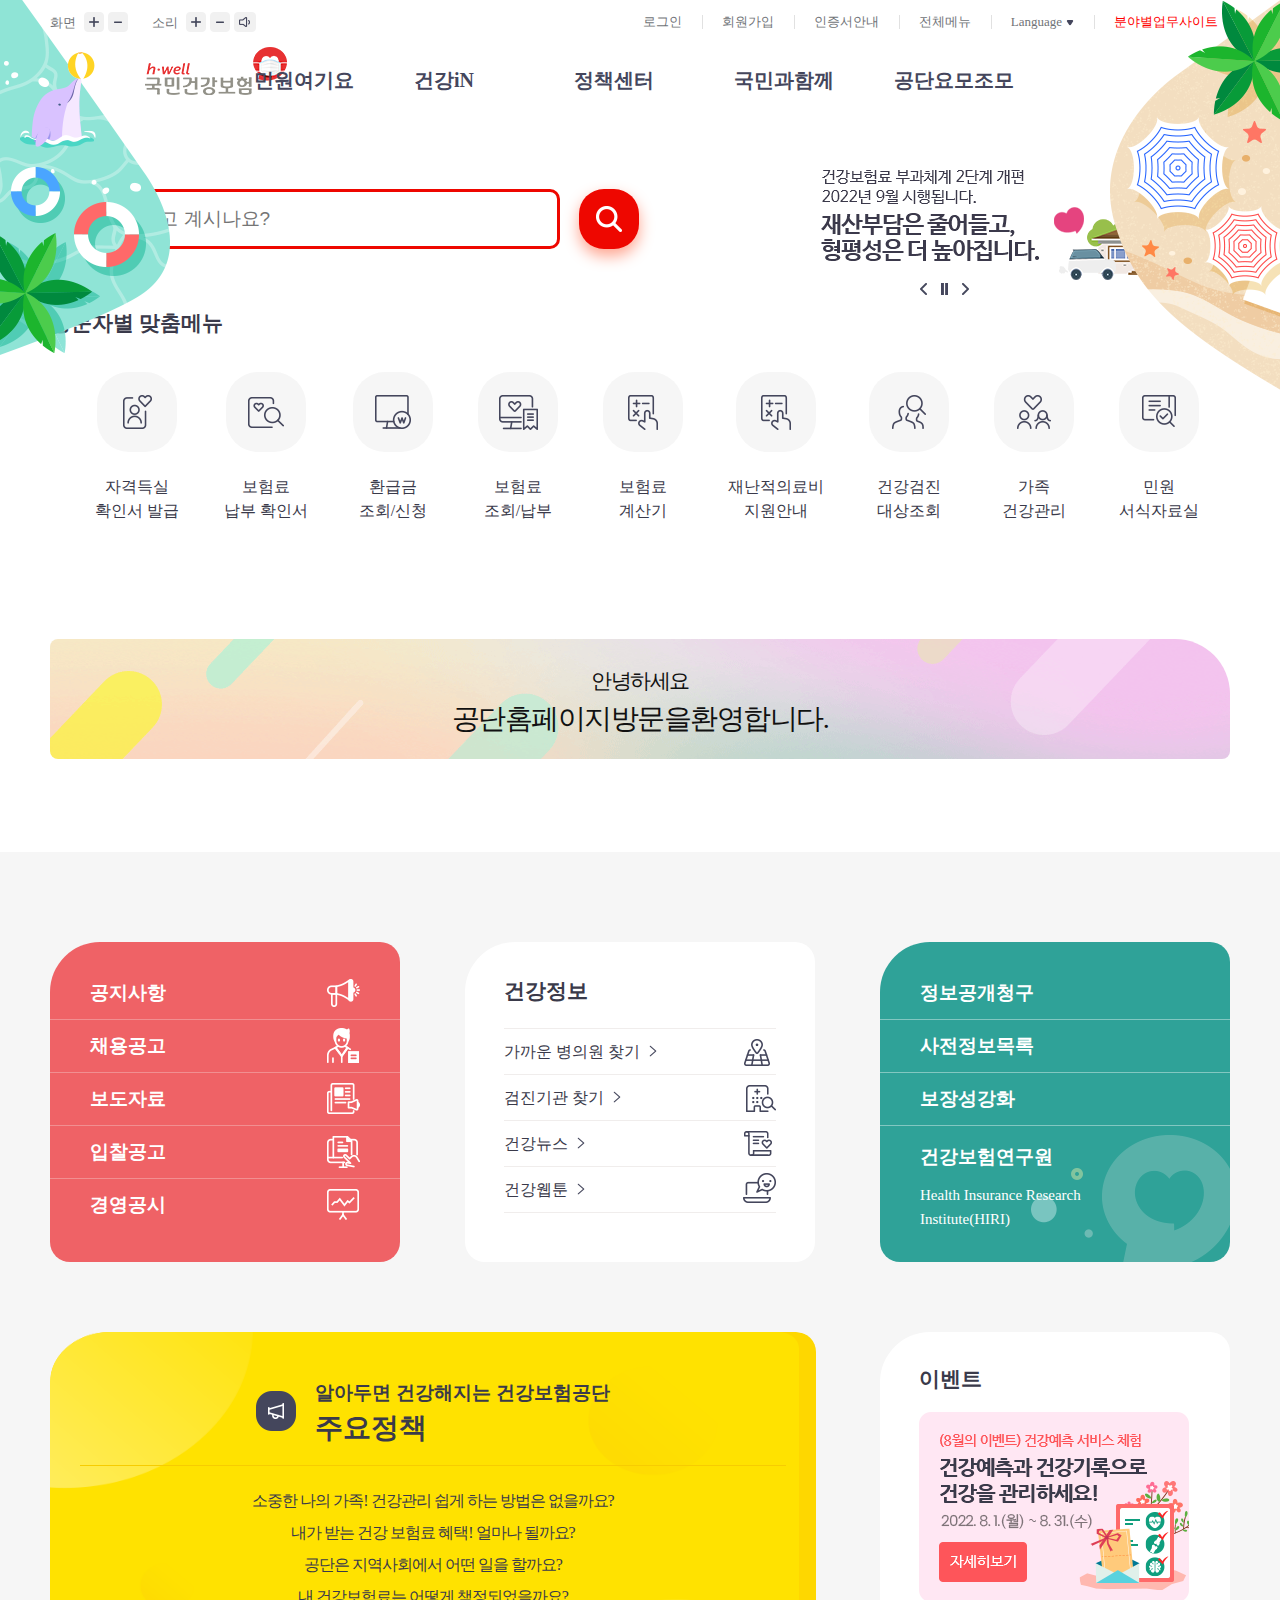
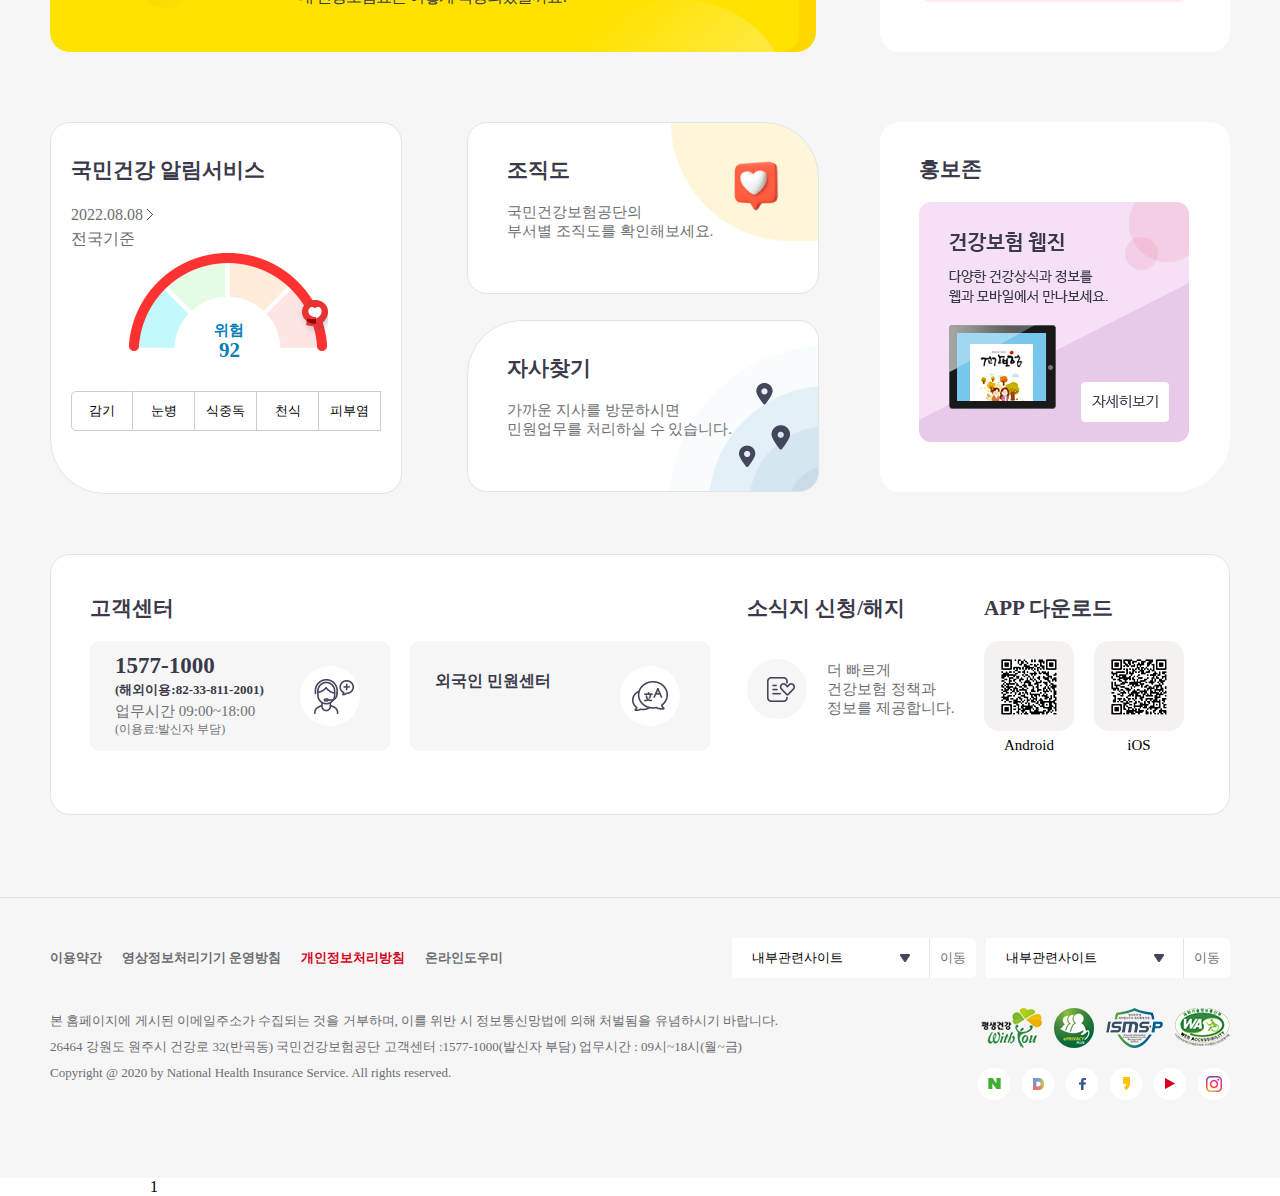
<file: index.html>
<!DOCTYPE html>
<html lang="ko">

<head>
  <meta charset="UTF-8">
  <title>국민건강보험</title>
  <meta http-equiv="X-UA-Compatible" content="IE=edge">
  <meta name="viewport" content="width=device-width, initial-scale=1.0">
  <meta name="robots" content="index,follow">
  <meta name="description" content="국민건강보험 홈페이지입니다.">
  <meta name="author" content="김예별">
  <meta name="keywords" content="건강,건강보험,보험">
  <meta property="og:title" content="국민건강보험">
  <meta property="og:image" content="img/logo-800x400.png">
  <meta property="og:site_name" content="국민건강보험">
  <meta property="og:description" content="국민건강보험 홈페이지입니다.">
  <meta name="twitter:image" content="img/logo-120x120.png">
  <meta name="twitter:description" content="국민건강보험 홈페이지입니다.">
  <link rel="shortcut icon" href="https://www.nhis.or.kr/favicon.ico">
  <link rel="stylesheet" href="css/reset.css">
  <link rel="stylesheet" href="css/common.css">
  <link rel="stylesheet" href="css/gnb3.css">
  <link rel="stylesheet" href="css/slide.css">
  <link rel="stylesheet" href="https://cdn.jsdelivr.net/npm/swiper@8/swiper-bundle.min.css">
  <script src="https://code.jquery.com/jquery-1.12.4.min.js"></script>
  <script src="https://cdn.jsdelivr.net/npm/swiper@8/swiper-bundle.min.js"></script>
  <script src="js/slide.js"></script>
</head>
<body>
  <!-- 나의 관공서 container:1180 -->
  <div id="wrap">
    <header id="header" class="bg3">
      <div id="header_top" class="bg3">
        <div class="container cf">
          <div class="screen">
            <span>화면</span>
            <span><img src="./img/btn-increase.png" alt="화면확대"></span>
            <span><img src="./img/btn-decrease.png" alt="화면축소"></span>
            <span>소리</span>
            <span><img src="./img/btn-increase.png" alt="사운드증가"></span>
            <span><img src="./img/btn-decrease.png" alt="시운드감소"></span>
            <span><img src="./img/btn-sound.png" alt="사운드"></span>
            <div class="uesr_set">
              <ul>
                <li><a href="#">로그인</a></li>
                <li><a href="#">회원가입</a></li>
                <li><a href="#">인증서안내</a></li>
                <li><a href="#">전체메뉴</a></li>
                <li>
                  <a href="#">Language</a>
                  <span><img src="./img/arrow-navy-8x6.png" alt="언어"></span>
                </li>
                <li>
                  <a href="#">분야별업무사이트</a>
                  <span><img src="./img/arrow-navy-8x6.png" alt="분야별업무사이트"></span>
                </li>
              </ul>
            </div>
          </div>
        </div>
        <div id="header_nav">
          <nav class="container">
            <h1 class="logo">
              <a href="#"></a>
            </h1>
            <div class="gnb fr">
              <ul>
                <li class="menu">
                  <a href="#">민원여기요</a>
                  <ul class="m_1">
                    <li><a href="#">민원안내</a></li>
                    <li><a href="#">개인민원</a></li>
                    <li><a href="#">사업장민원</a></li>
                    <li><a href="#">상담문의</a></li>
                    <li><a href="#">신고센터</a></li>
                  </ul>
                </li>
                <li class="menu">
                  <a href="#">건강iN</a>
                  <ul class="m_2">
                    <li><a href="#">나의건강관리</a></li>
                    <li><a href="#">가족건강관리</a></li>
                    <li><a href="#">건강프로그램</a></li>
                    <li><a href="#">건강생활</a></li>
                    <li><a href="#">건강자료실</a></li>
                    <li><a href="#">검진기관/병원찾기</a></li>
                    <li><a href="#">국민건강알람</a></li>
                    <li><a href="#">건강생활실천지원금제</a></li>
                  </ul>
                </li>
                <li class="menu">
                  <a href="#">정책센터</a>
                  <ul class="m_3">
                    <li><a href="#">국민건강보험</a></li>
                    <li><a href="#">노인장기요양보험</a></li>
                    <li><a href="#">정책홍보관</a></li>
                    <li><a href="#">사회보험통합징수</a></li>
                    <li><a href="#">권리구제제도</a></li>
                    <li><a href="#">법령정보 건강Law</a></li>
                    <li><a href="#">보건의료인력지원전문기관</a></li>
                  </ul>
                </li>
                <li class="menu">
                  <a href="#">국민과함께</a>
                  <ul class="m_4">
                    <li><a href="#">정보공개</a></li>
                    <li><a href="#">경영공시</a></li>
                    <li><a href="#">국민참여</a></li>
                    <li><a href="#">뉴스/소식</a></li>
                  </ul>
                </li>
                <li class="menu">
                  <a href="#">
                    <div class="menu5">공단요모조모</div>
                  </a>
                  <ul class="m_5">
                    <li><a href="#">공단소개</a></li>
                    <li><a href="#">조직 및 인원</a></li>
                    <li><a href="#">홍보센터</a></li>
                    <li><a href="#">경영철학</a></li>
                    <li><a href="#">사회공헌</a></li>
                  </ul>
                </li>
              </ul>
              <div class="favorite-menu">
                <ul>
                  <li><a href="">자주 찾는 메뉴</a></li>
                  <li><a href="">건강보험제도 유형</a></li>
                  <li><a href="">자격취득/가입</a></li>
                  <li><a href="">진료 및 투약정보</a></li>
                  <li><a href="">검진대상조회</a></li>
                </ul>
              </div>
            </div>
          </nav>
        </div>
      </div>
    </header>
    <!-- contnent -->
    <div id="content">
      <div id="content1">
        <div class="container">
          <form>
            <div class="form_area fl">
              <input type="search" id="search1" placeholder="무엇을 찾고 계시나요?">
              <a href="#" class="search_button"></a>
            </div>
          </form>
          <div id="slide_wrap">
            <div id="brandVisual">
              <ul class="visual_slide">
                <li class="visual_0"><a href="#">배너이미지1</a></li>
                <li class="visual_1"><a href="#">배너이미지1</a></li>
                <li class="visual_2"><a href="#">배너이미지1</a></li>
                <li class="visual_3"><a href="#">배너이미지1</a></li>
                <li class="visual_4"><a href="#">배너이미지1</a></li>
                <li class="visual_5"><a href="#">배너이미지1</a></li>
                <li class="visual_6"><a href="#">배너이미지1</a></li>
                <li class="visual_7"><a href="#">배너이미지1</a></li>
                <li class="visual_8"><a href="#">배너이미지1</a></li>
                <li class="visual_9"><a href="#">배너이미지1</a></li>
                <li class="visual_10"><a href="#">배너이미지1</a></li>
                <li class="visual_11"><a href="#">배너이미지1</a></li>
                <li class="visual_12"><a href="#">배너이미지1</a></li>
                <li class="visual_13"><a href="#">배너이미지1</a></li>
                <li class="visual_14"><a href="#">배너이미지1</a></li>
                <li class="visual_15"><a href="#">배너이미지1</a></li>
              </ul>
              <div class="btnImg">
                <img src="img/arrow-banner-l.png" alt="prev" class="prev">
                <img src="img/arrow-banner-r.png" alt="next" class="next">
                <img src="img/slide-pause.png" alt="stop" class="stop">
              </div>
              <ul class="buttonList">
                <li class="on"><a href="#" class="hidden">배너1</a></li>
                <li><a href="#" class="hidden">배너2</a></li>
                <li><a href="#" class="hidden">배너3</a></li>
              </ul>
            </div>
          </div>


        </div>
      </div>
      <!-- //content1 -->
      <div id="content2" class="bg3">
        <div class="container">
          <div class="c2_title"><span>방문자별 맞춤메뉴</span></div>
          <ul>
            <li class="fl">
              <a href="#">
                <span>
                  <img src="./img/ico-qualification.png" alt="자격득실 확인서 발급">
                </span>
                <p>
                  자격득실
                  <br>
                  확인서 발급
                </p>
              </a>
            </li>
            <li class="fl">
              <a href="#">
                <span><img src="./img/ico-burden.png" alt="자격득실 확인서 발급"></span>
                <p>
                  보험료
                  <br>
                  납부 확인서
                </p>
              </a>
            </li>
            <li class="fl">
              <a href="#">
                <span><img src="./img/ico-refund.png" alt="자격득실 확인서 발급"></span>
                <p>
                  환급금
                  <br>
                  조회/신청
                </p>
              </a>
            </li>
            <li class="fl">
              <a href="#">
                <span><img src="./img/ico-insurance.png" alt="자격득실 확인서 발급"></span>
                <p>
                  보험료
                  <br>
                  조회/납부
                </p>
              </a>
            </li>
            <li class="fl">
              <a href="#">
                <span><img src="./img/ico-calculation.png" alt="자격득실 확인서 발급"></span>
                <p>
                  보험료
                  <br>
                  계산기
                </p>
              </a>
            </li>
            <li class="fl">
              <a href="#">
                <span><img src="./img/ico-calculation.png" alt="자격득실 확인서 발급"></span>
                <p>
                  재난적의료비
                  <br>
                  지원안내
                </p>
              </a>
            </li>
            <li class="fl">
              <a href="#">
                <span><img src="./img/ico-checkups.png" alt="자격득실 확인서 발급"></span>
                <p>
                  건강검진
                  <br>
                  대상조회
                </p>
              </a>
            </li>
            <li class="fl">
              <a href="#">
                <span><img src="./img/ico-family.png" alt="자격득실 확인서 발급"></span>
                <p>
                  가족
                  <br>
                  건강관리
                </p>
              </a>
            </li>
            <li class="fl">
              <a href="#">
                <span><img src="./img/ico-company-inquiry.png" alt="자격득실 확인서 발급"></span>
                <p>
                  민원
                  <br>
                  서식자료실
                </p>
              </a>
            </li>
          </ul>
        </div>
      </div>
      <div id="banner">
        <div class="container">
          <a href="#">
            <div class="banner_1">
              <p class="b1_1">안녕하세요</p>
              <p class="b1_2">공단홈페이지방문을환영합니다.</p>
              <div class="banner_direction"></div>
            </div>
          </a>
        </div>
      </div>
      <!--// content2 -->
      <div id="content3" class="bg8">
        <div class="container">
          <div id="c3-1" class="bg1 fl">
            <ul>
              <li><a href="#">공지사항</a></li>
              <li><a href="#">채용공고</a></li>
              <li><a href="#">보도자료</a></li>
              <li><a href="#">입찰공고</a></li>
              <li><a href="#">경영공시</a></li>
            </ul>
          </div>
          <div id="c3-2" class="bg3 fl">
            <div class="c3_2wrap">
              <p>건강정보</p>
              <ul>
                <li>
                  <a href="#">가까운 병의원 찾기</a>
                  <span>
                    <img src="./img/icon-health-info-1.png" alt="#">
                  </span>
                </li>
                <li>
                  <a href="#">검진기관 찾기</a>
                  <span>
                    <img src="./img/icon-health-info-2.png" alt="#"></span>
                </li>
                <li>
                  <a href="#">건강뉴스</a>
                  <span>
                    <img src="./img/icon-health-info-4.png" alt="#"></span>
                </li>
                <li>
                  <a href="#">건강웹툰</a>
                  <span>
                    <img src="./img/icon-health-info-3.png" alt="#"></span>
                </li>
              </ul>
            </div>
          </div>
          <div id="c3-3" class="bg3 fr">
            <div class="c3_3wrap">
              <ul>
                <li><a href="#">정보공개청구</a></li>
                <li><a href="#">사전정보목록</a></li>
                <li><a href="#">보장성강화</a></li>
                <li>
                  <a href="#">
                    <dl>
                      <dt>건강보험연구원</dt>
                      <dd>
                        Health Insurance Research
                        <br>
                        Institute(HIRI)
                      </dd>
                    </dl>
                  </a>
                </li>
              </ul>
            </div>
          </div>
        </div>
      </div>
      <!-- //content3 -->
      <div id="content4" class="bg8">
        <div class="container">
          <div id="c4-1" class="fl">
            <div class="c4_1wrap">
              <dl>
                <dt>
                  알아두면 건강해지는 건강보험공단
                  <br>
                  <strong>주요정책</strong>
                </dt>
                <dd>
                  <a href="#">소중한 나의 가족! 건강관리 쉽게 하는 방법은 없을까요?</a>
                  <a href="#">내가 받는 건강 보험료 혜택! 얼마나 될까요?</a>
                  <a href="#">공단은 지역사회에서 어떤 일을 할까요?</a>
                  <a href="#">내 건강보험료는 어떻게 책정되었을까요?</a>
                </dd>
              </dl>
            </div>
          </div>
          <div id="c4-2" class="bg3 fr">
            <div class="c4_2wrap">
              <p>이벤트</p>
              <a href="#"><img src="./img/20220711_event_pc01.png" alt="건강예측과 건강기록으로 건강을 관리하세요"></a>
            </div>
          </div>
        </div>
      </div>
      <!-- //content4 -->
      <div id="content5" class="bg8">
        <div class="container">
          <div id="c5-1" class="bg3 fl">
            <div class="c5_1wrap">
              <a href="#">국민건강 알림서비스</a>
              <a href="#">
                2022.08.08 <img src="./img/arrow-link-2.png" alt="화살표">
                <br>
                전국기준</a>
              <div class="graph">
                <ul>
                  <li class="on">
                    <button type="button" id="1">감기</button>
                  </li>
                  <li class="on">
                    <button type="button" id="2">눈병</button>
                  </li>
                  <li class="on">
                    <button type="button" id="3">식중독</button>
                    <div class="on_3">
                      <div class="text3">
                        <p>위험</p>
                        <p>92</p>
                      </div>
                    </div>
                  </li>
                  <li class="on">
                    <button type="button" id="4">천식</button>
                  </li>
                  <li class="on">
                    <button type="button" id="5">피부염</button>
                  </li>
                </ul>
              </div>
            </div>
          </div>
          <div class="info fl">
            <div id="c5-2" class="bg3">
              <div class="c5_2wrap">
                <dl>
                  <dt>조직도</dt>
                  <dd>
                    국민건강보험공단의
                    <br>
                    부서별 조직도를 확인해보세요.
                  </dd>
                </dl>
              </div>
            </div>
            <div id="c5-3" class="bg7">
              <div class="c5_3wrap">
                <dl>
                  <dt>자사찾기</dt>
                  <dd>
                    가까운 지사를 방문하시면
                    <br>
                    민원업무를 처리하실 수 있습니다.
                  </dd>
                </dl>
              </div>
            </div>
          </div>
          <div id="c5-4" class="bg3 fr">
            <div class="c5_4wrap">
              <p>홍보존</p>
              <a href="#"><img src="./img/04건강보험웹진.png" alt="건강보험웹진"></a>
            </div>
          </div>
        </div>
      </div>
      <!-- //content5 -->
      <div id="content6" class="bg8">
        <div class="container">
          <div class="c6-1">
            <div class="c6-1wrap">
              <p>고객센터</p>
              <ul>
                <li>
                  <a href="#">
                    <div class="text01">
                      <p>1577-1000</p>
                      <p>(해외이용:82-33-811-2001)</p>
                      <p>업무시간 09:00~18:00</p>
                      <p>(이용료:발신자 부담)</p>
                      <div class="icon">
                        <img src="./img/i-customer-1.png" alt="고객센터">
                      </div>
                    </div>
                  </a>
                </li>
                <li>
                  <a href="#">
                    <div class="text02">
                      <p>외국인 민원센터</p>
                      <div class="icon">
                        <img src="./img/i-customer-2.png" alt="외국인 민원센터">
                      </div>
                    </div>
                  </a>
                </li>
              </ul>
            </div>
            <div class="news-letter">
              <p>소식지 신청/해지</p>
              <div class="text03">
                <a href="#">
                  더 빠르게
                  <br>
                  건강보험 정책과
                  <br>
                  정보를 제공합니다.
                </a>
              </div>
            </div>
            <div class="app-download">
              <p>APP 다운로드</p>
              <ul>
                <li>
                  <div class="download">
                    <img src="./img/qr-android.png" alt="Android">
                  </div>
                  <p>Android</p>
                </li>
                <li>
                  <div class="download">
                    <img src="./img/qr-iso.png" alt="iOS">
                  </div>
                  <p>iOS</p>
                </li>
              </ul>
            </div>
          </div>
        </div>
      </div>
      <!-- //content6 -->
      <footer id="footer" class="bg8">
        <div class="container">
          <div id="footer_info">
            <div class="footer-01">
              <div class="footer-link01">
                <ul>
                  <li><a href="#">이용약간</a></li>
                  <li><a href="#">영상정보처리기기 운영방침</a></li>
                  <li><a href="#">개인정보처리방침</a></li>
                  <li><a href="#">온라인도우미</a></li>
                </ul>
              </div>
              <div class="footer-link02">
                <div class="footer-area">
                  <p>
                    <button class="default" type="button">
                      내부관련사이트
                    </button>
                  </p>
                  <a href="#"> 이동 </a>
                </div>
                <div class="footer-area">
                  <p>
                    <button class="default" type="button">
                      내부관련사이트
                    </button>
                  </p>
                  <a href="#"> 이동 </a>
                </div>
              </div>
            </div>
            <div class="footer-02">
              <div class="footer-txt">
                <p>
                  본 홈페이지에 게시된 이메일주소가 수집되는 것을 거부하며,
                  이를 위반 시 정보통신망법에 의해 처벌됨을 유념하시기
                  바랍니다.
                </p>
                <p>
                  26464 강원도 원주시 건강로 32(반곡동) 국민건강보험공단
                  고객센터 :1577-1000(발신자 부담) 업무시간 : 09시~18시(월~금)
                </p>
                <p>
                  Copyright @ 2020 by National Health Insurance Service. All
                  rights reserved.
                </p>
              </div>
              <ul class="footer-img">
                <li>
                  <a href="#"><img src="./img/mark02-img01.png" alt="평생건강 With You"></a>
                </li>
                <li>
                  <a href="#"><img src="./img/mark02-img02.png" alt="개인정보보호 우수 웹·시스템"></a>
                </li>
                <li>
                  <a href="#"><img src="./img/mark02-img05.png" alt="정보보호 및 개인정보보호 관리체계(ISMS-P) 인증서 보기"></a>
                </li>
                <li>
                  <a href="#"><img src="./img/mark02-img04.png" alt="웹 접근성 품질인증서 새창열기"></a>
                </li>
              </ul>
              <ul class="sns-link">
                <li><a href="#" class="naver"></a></li>
                <li><a href="#" class="daum"></a></li>
                <li><a href="#" class="facebook"></a></li>
                <li><a href="#" class="kakao"></a></li>
                <li><a href="#" class="youtube"></a></li>
                <li><a href="#" class="insta"></a></li>
              </ul>
            </div>
          </div>
        </div>
        <div class="top">
          <a href="#top" id="back_top">
            <img src="./img/btn-direction-top.png" alt="탑버튼">
          </a>
        </div>
        <!-- <a href="https://validator.w3.org/check?uri=https://kimyebyeol.github.io/project01/"><img src="https://www.w3.org/Icons/valid-html401" alt="유효성검사"></a>
          <a href="https://jigsaw.w3.org/css-validator/validator?uri=https://kimyebyeol.github.io/project01/"><img src="https://jigsaw.w3.org/css-validator/images/vcss" alt="유효성검사"></a> -->
      </footer>
    </div>
  </div>
  <!-- // #wrap -->
  <script src="js/topbtn.js"></script>
</body>

</html>
</file>
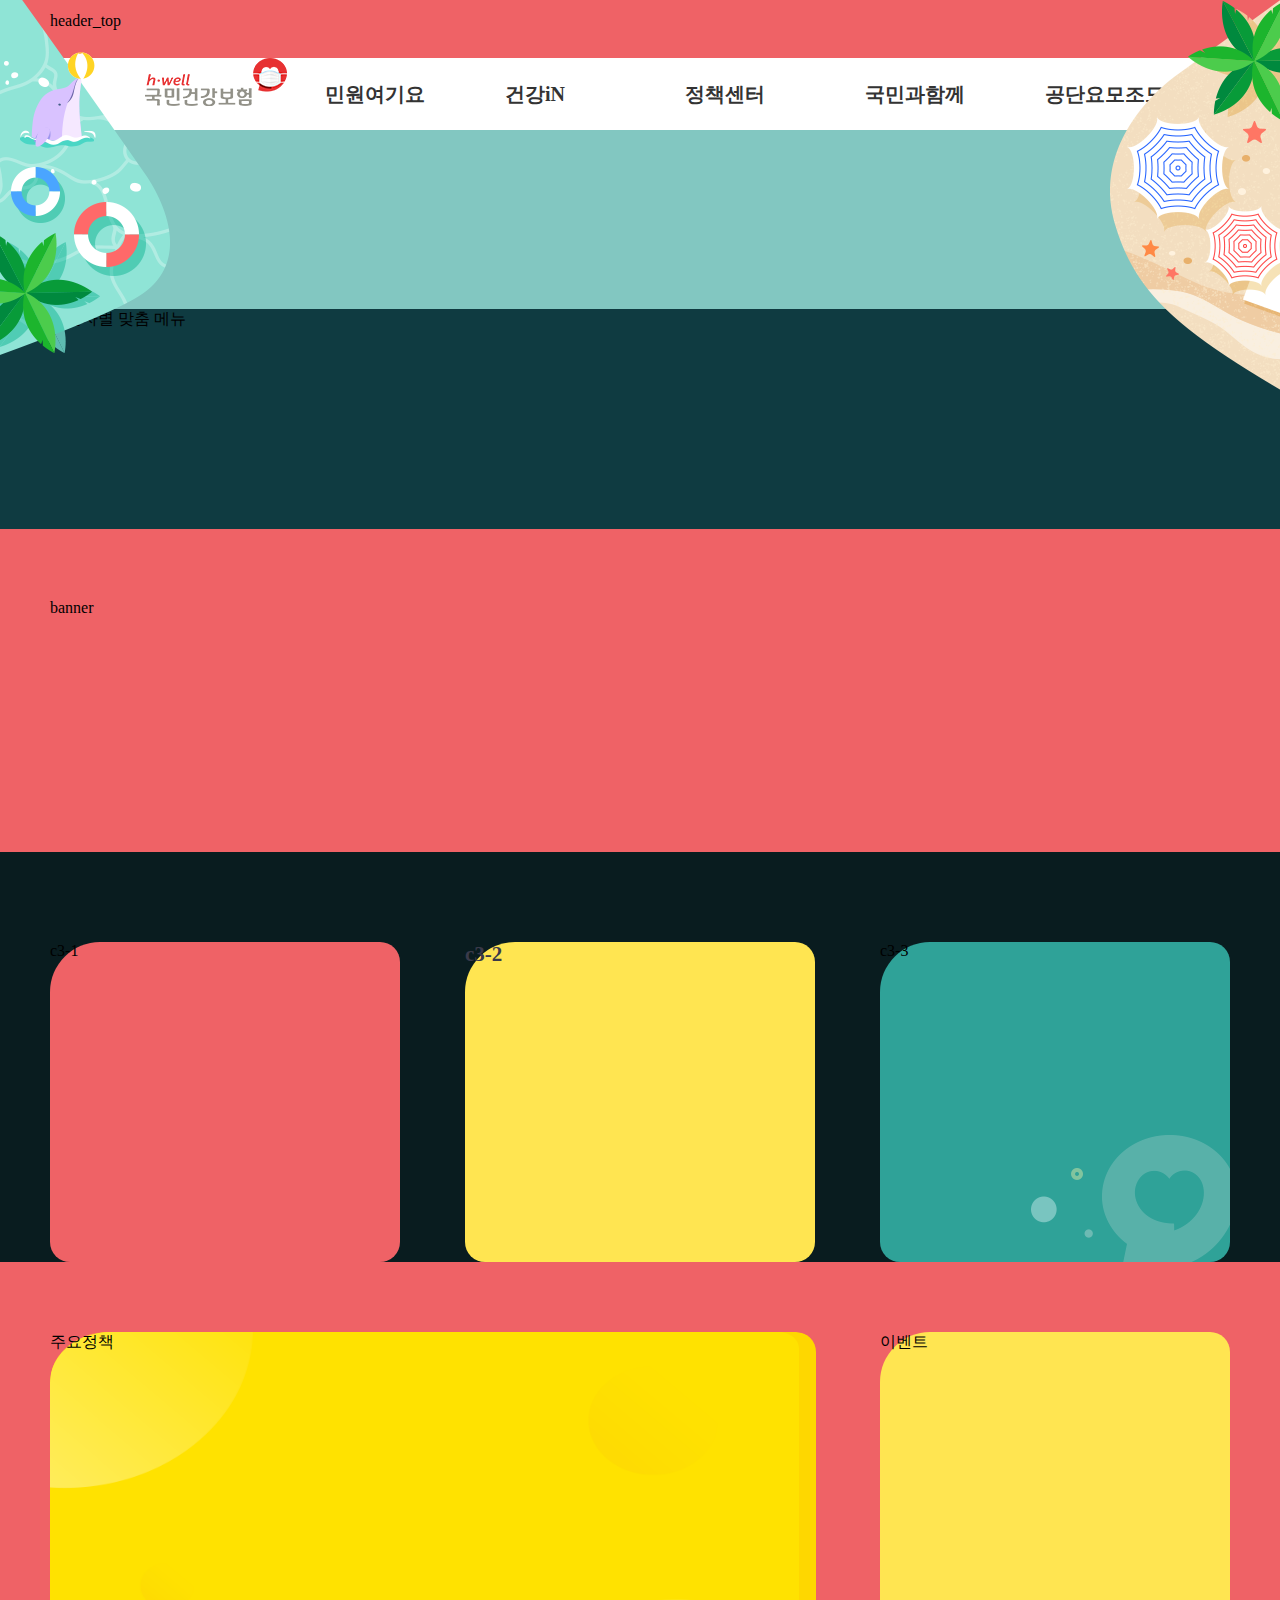
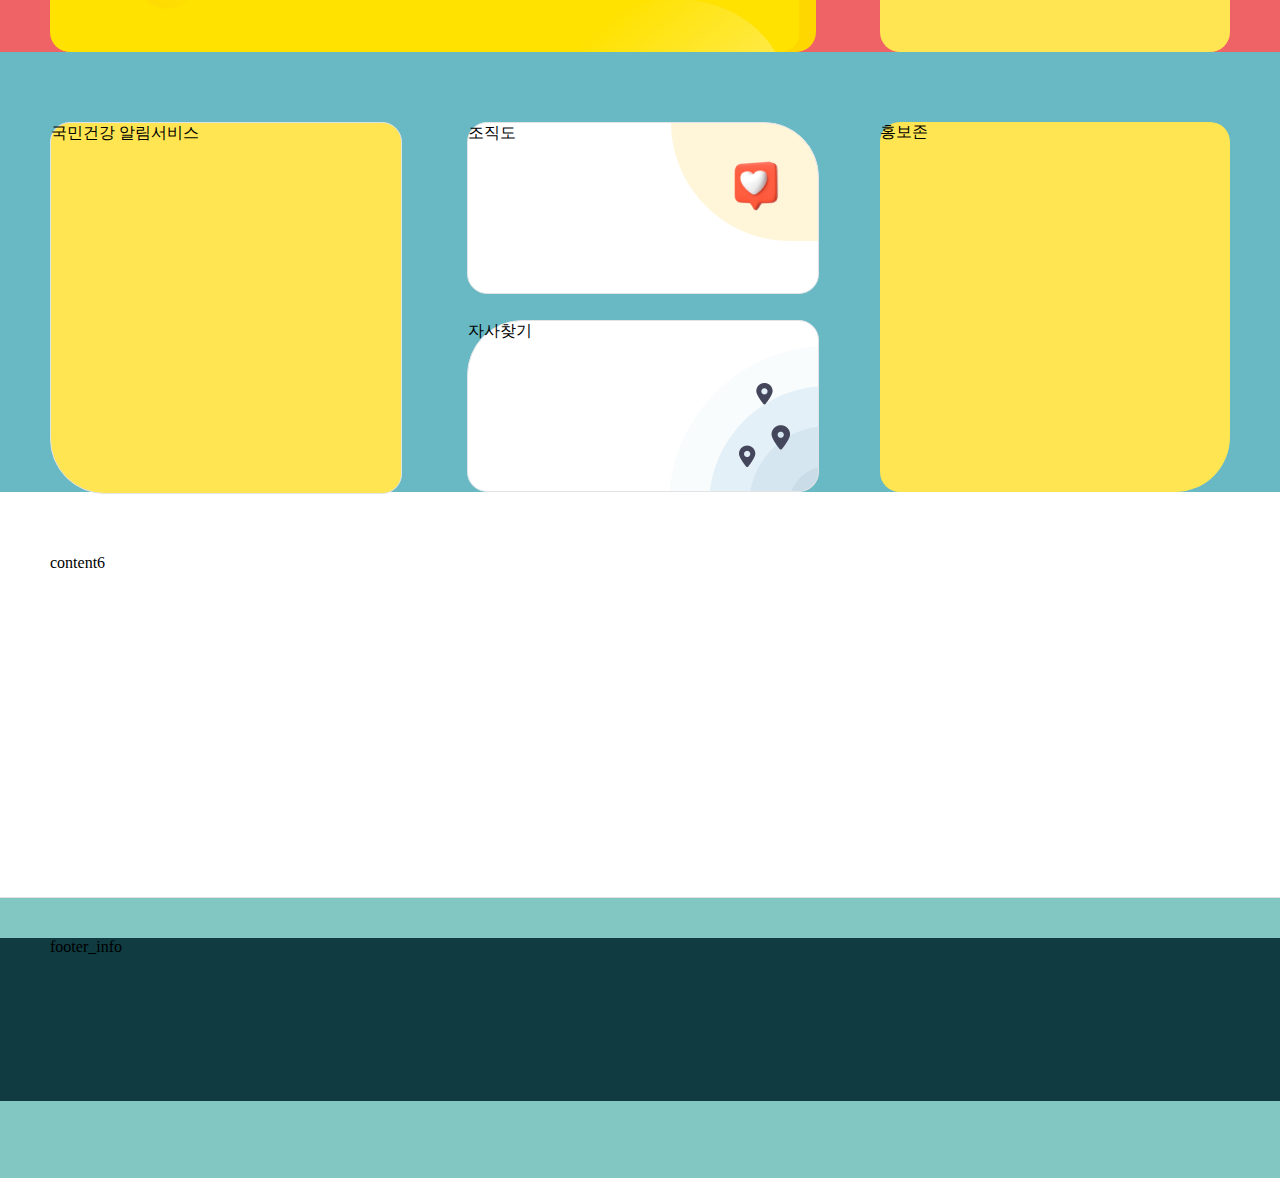
<file: gnb.html>
<!DOCTYPE html>
<html lang="ko">
  <head>
    <meta charset="UTF-8" />
    <title>국민건강보험</title>
    <meta http-equiv="X-UA-Compatible" content="IE=edge" />
    <meta name="viewport" content="width=device-width, initial-scale=1.0" />
    
    <meta name="robots" content="index,follow">
    <meta name="description" content="국민건강보험 홈페이지입니다.">
    <meta name="author" content="김예별">
    <meta name="keywords" content="건강,건강보험,보험">
    <meta property="og:title" content="국민건강보험">
    <meta property="og:image" content="img/logo-800x400.png">
    <meta property="og:site_name" content="국민건강보험">
    <meta property="og:description" content="국민건강보험 홈페이지입니다.">
    <meta name="twitter:image" content="img/logo-120x120.png">
    <meta name="twitter:description" content="국민건강보험 홈페이지입니다.">
    <link rel="shortcut icon" href="https://www.nhis.or.kr/favicon.ico">
    <link rel="stylesheet" href="css/reset.css" />
    <link rel="stylesheet" href="css/common.css">
    <link rel="stylesheet" href="css/gnb.css">
  </head>
  <body>
    <!-- 나의 관공서 container:1180 -->
    <div id="wrap">
      <header id="header" class="bg1">
        <div id="header_top" class="bg1">
          <div class="container cf">header_top</div>
        </div>
        <div id="header_nav" class="bg2 cf">
          <nav class="container">
            <ul class="gnb cf">
              <li class="fl">
                <a href="#"><img src="./img/logo.png" alt="로고"></a>
              </li>
              <li class="fl">
                <a href="#">민원여기요</a>
                <ul class="m_1">
                  <li>민원안내</li>
                  <li>개인민원</li>
                  <li>사업장민원</li>
                  <li>상담문의</li>
                  <li>신고센터</li>

                </ul>
              </li>
              <li class="fl">
                <a href="#">건강iN</a>
                <ul class="m_2">
                  <li>나의건강관리</li>
                  <li>가족건강관리</li>
                  <li>건강프로그램</li>
                  <li>건강생활</li>
                  <li>건강자료실</li>
                  <li>검진기관/병원찾기</li>
                  <li>국민건강알람</li>
                  <li>건강생활실천지원금제</li>

                </ul>
              </li>
              <li class="fl">
                <a href="#">정책센터</a>
                <ul class="m_2">
                  <li>국민건강보험</li>
                  <li>노인장기요양보험</li>
                  <li>정책홍보관</li>
                  <li>사회보험통합징수</li>
                  <li>권리구제제도</li>
                  <li>법령정보 건강Law </li>
                  <li>보건의료인력지원전문기관</li>
                </ul>
              </li>
              <li class="fl">
                <a href="#">국민과함께</a>
                <ul class="m_4">
                  <li>정보공개</li>
                  <li>경영공시</li>
                  <li>국민참여</li>
                  <li>뉴스/소식</li>
                </ul>
              </li>
              <li class="fl">
                <a href="#">공단요모조모</a>
                <ul class="m_5">
                  <li>공단소개</li>
                  <li>조직 및 인원</li>
                  <li>홍보센터</li>
                  <li>경영철학</li>
                  <li>사회공헌</li>
                </ul>
              </li>
            </ul>


          </nav>
          </div>
      </header>
      <!-- contnent -->
      <div id="content" class="bg4">
        <div id="content1" class="bg4"><div class="container">search</div></div>
        <!-- content1 -->
        <div id="content2" class="bg5"><div class="container">방문자별 맞춤 메뉴</div></div>
        <div id="banner" class="bg1"><div class="container">banner</div></div>
        <!-- content2 -->
        <div id="content3" class="bg6">
          <div class="container">
            <div id="c3-1" class="bg1 fl"><p>c3-1</p></div>
            <div id="c3-2" class="bg7 fl"><p>c3-2</p></div>
            <div id="c3-3" class="bg3 fr"><p>c3-3</p></div>
          </div>
        </div>
        <div id="content4" class="bg1">
          <div class="container">
            <div id="c4-1" class="bg4 fl"><p>주요정책</p></div>
            <div id="c4-2" class="bg7 fr"><p>이벤트</p></div>
          </div>
        </div>
        <div id="content5" class="bg2">
          <div class="container">
            <div id="c5-1" class="bg7 fl"><p>국민건강 알림서비스</p></div>
            <div class="info fl">
              <div id="c5-2" class="bg7"><p>조직도</p></div>
              <div id="c5-3" class="bg7"><p>자사찾기</p></div>
            </div>
            <div id="c5-4" class="bg7 fr"><p>홍보존</p></div>
          </div>
        </div>
        <div id="content6" class="bg3"><div class="container">content6</div></div>
        <!-- //content3 -->
      </div>
      <!-- //contents -->
      <footer id="footer" class="bg4">
        <div id="footer_info" class="bg5"><div class="container">footer_info</div></div>
      </footer>
    </div>
    <!-- // #wrap -->
  </body>
</html>
</file>
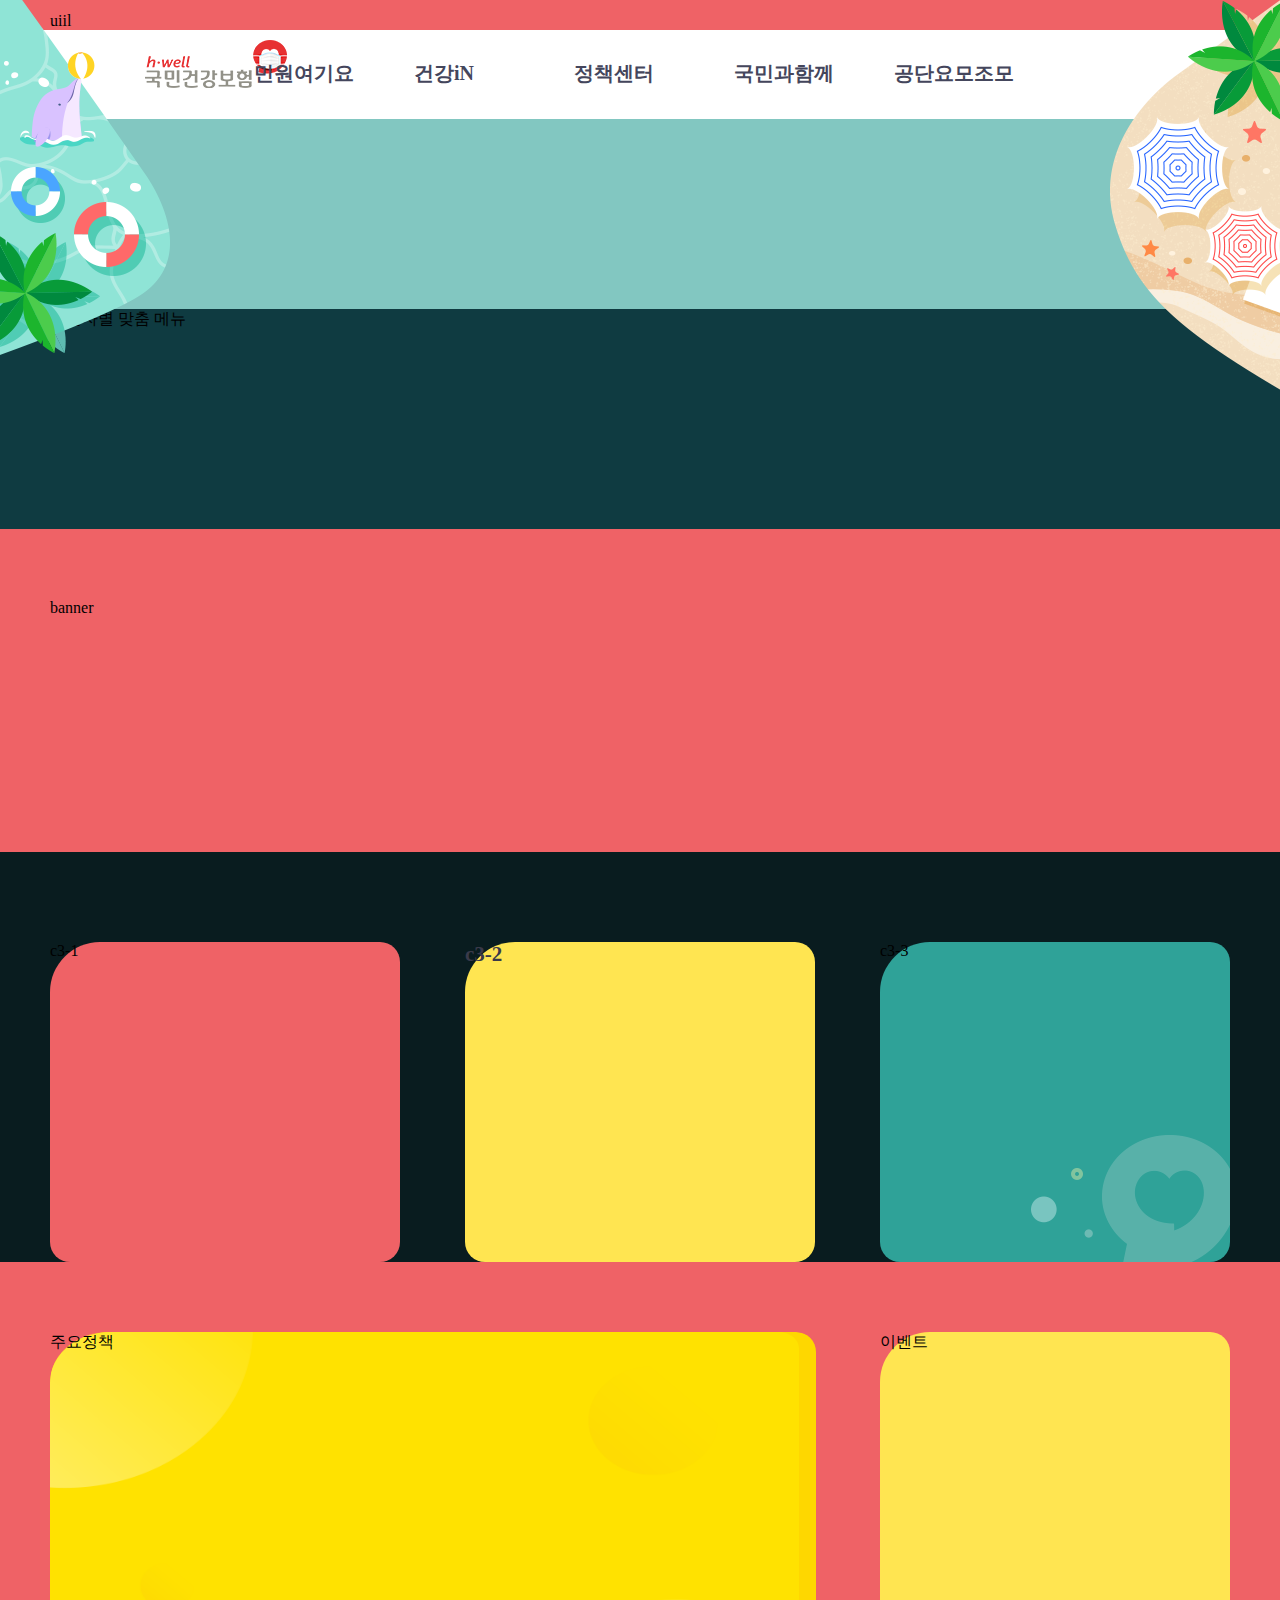
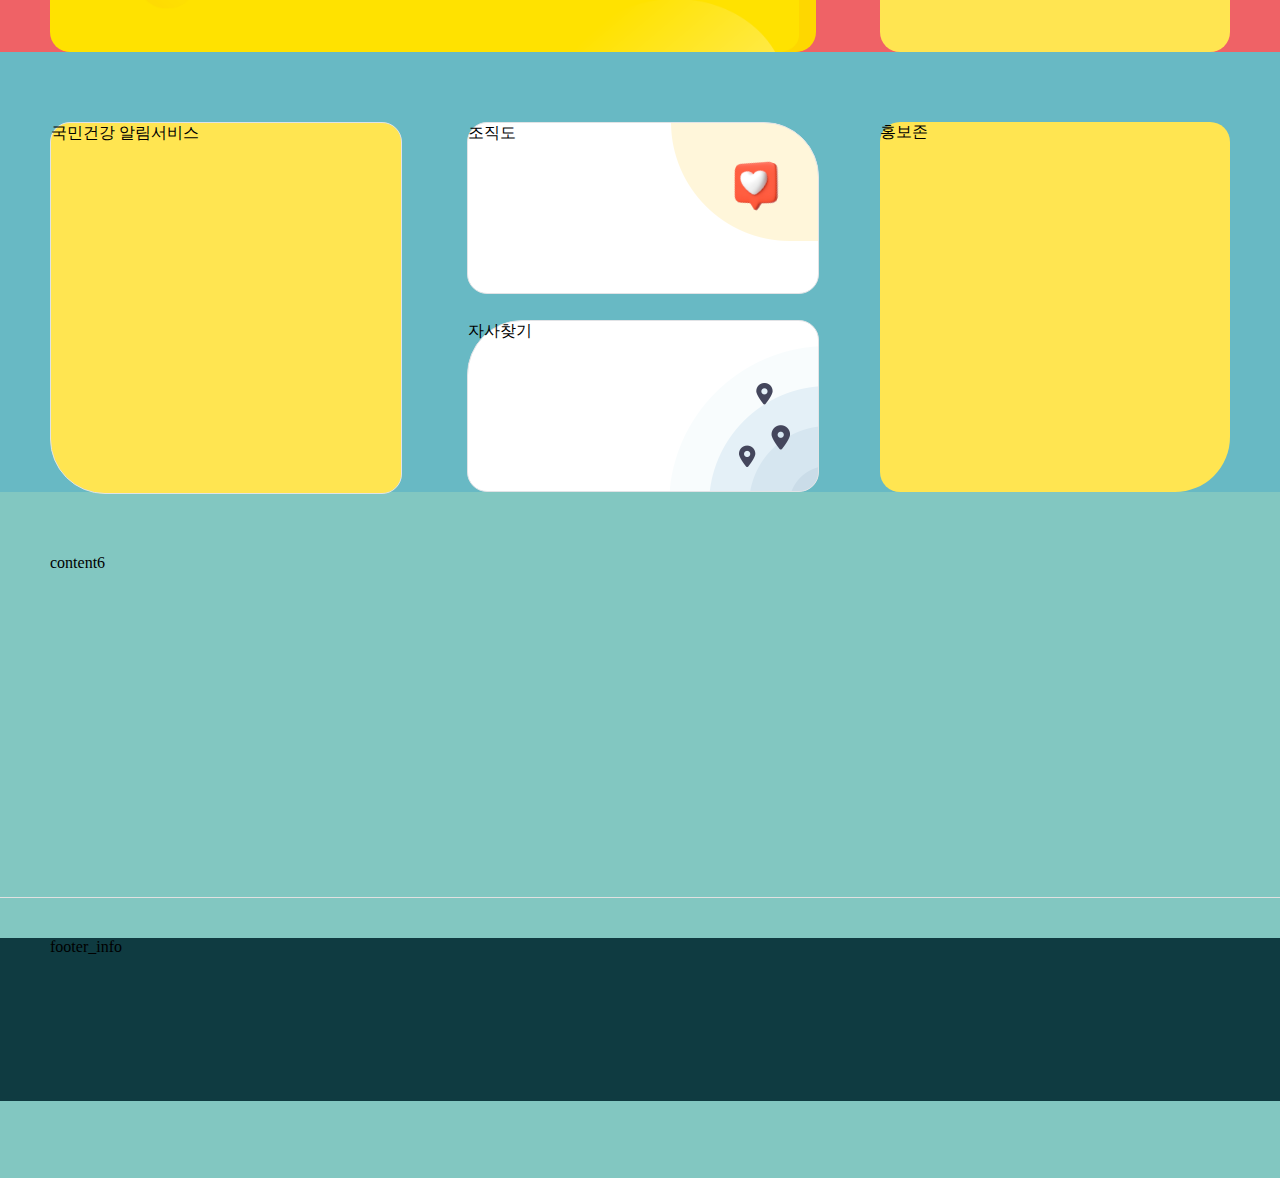
<file: gnb3.html>
<!DOCTYPE html>
<html lang="ko">
  <head>
    <meta charset="UTF-8" />
    <title>국민건강보험</title>
    <meta http-equiv="X-UA-Compatible" content="IE=edge" />
    <meta name="viewport" content="width=device-width, initial-scale=1.0" />

    <meta name="robots" content="index,follow" />
    <meta name="description" content="국민건강보험 홈페이지입니다." />
    <meta name="author" content="김예별" />
    <meta name="keywords" content="건강,건강보험,보험" />
    <meta property="og:title" content="국민건강보험" />
    <meta property="og:image" content="img/logo-800x400.png" />
    <meta property="og:site_name" content="국민건강보험" />
    <meta property="og:description" content="국민건강보험 홈페이지입니다." />
    <meta name="twitter:image" content="img/logo-120x120.png" />
    <meta name="twitter:description" content="국민건강보험 홈페이지입니다." />
    <link rel="shortcut icon" href="https://www.nhis.or.kr/favicon.ico" />
    <link rel="stylesheet" href="css/reset.css" />
    <link rel="stylesheet" href="css/common.css" />
    <link rel="stylesheet" href="css/gnb3.css" />
  </head>
  <body>
    <!-- 나의 관공서 container:1180 -->
    <div id="wrap">
      <header id="header" class="bg3">
        <div id="header_top" class="bg1">
          <div class="container cf">uiil</div> 
        
        <div id="header_nav">
              <nav class="container">
                <h1 class="logo">
                  <a href="#"></a>
              </h1>
                  <div class="gnb fr">
                      <ul>
                        <li class="menu">
                        <a href="#">민원여기요</a>
                            <ul class="m_1">
                                <li><a href="#">민원안내</a></li>
                                <li><a href="#">개인민원</a></li>
                                <li><a href="#">사업장민원</a></li>
                                <li><a href="#">상담문의</a></li>
                                <li><a href="#">신고센터</a></li>
                                </ul>
                            </li>
                        <li class="menu">
                          <a href="#">건강iN</a>
                          <ul class="m_2">
                            <li><a href="#">나의건강관리</a></li>
                            <li><a href="#">가족건강관리</a></li>
                            <li><a href="#">건강프로그램</a></li>
                            <li><a href="#">건강생활</a></li>
                            <li><a href="#">건강자료실</a></li>
                            <li><a href="#">검진기관/병원찾기</a></li>
                            <li><a href="#">국민건강알람</a></li>
                            <li><a href="#">건강생활실천지원금제</a></li>
                        </ul>
                          </li>
                        <li class="menu">
                          <a href="#">정책센터</a>
                          <ul class="m_3">
                            <li><a href="#">국민건강보험</a></li>
                            <li><a href="#">노인장기요양보험</a></li>
                            <li><a href="#">정책홍보관</a></li>
                            <li><a href="#">사회보험통합징수</a></li>
                            <li><a href="#">권리구제제도</a></li>
                            <li><a href="#">법령정보 건강Law</a> </li>
                            <li><a href="#">보건의료인력지원전문기관</a></li>
                          </ul>
                        </li>
                        <li class="menu">
                          <a href="#">국민과함께</a>
                          <ul class="m_4">
                            <li><a href="#">정보공개</a></li>
                            <li><a href="#">경영공시</a></li>
                            <li><a href="#">국민참여</a></li>
                            <li><a href="#">뉴스/소식</a></li>
                          </ul>
                        </li>
                        <li class="menu">
                          <a href="#"><div class="menu5">공단요모조모</div></a>
                          <ul class="m_5">
                            <li><a href="#">공단소개</a></li>
                            <li><a href="#">조직 및 인원</a></li>
                            <li><a href="#">홍보센터</a></li>
                            <li><a href="#">경영철학</a></li>
                            <li><a href="#">사회공헌</a></li>
                          </ul>
                        </li>
                    </ul>
                    <div class="favorite-menu">
                      <ul>
                        <li><a href="">자주 찾는 메뉴</a></li>
                        <li><a href="">건강보험제도 유형</a></li>
                        <li><a href="">자격취득/가입</a></li>
                        <li><a href="">진료 및 투약정보</a></li>
                        <li><a href="">검진대상조회</a></li>
                      </ul>
                    </div>
                  </div>
              </nav>
              </div>

          </div>
          
       
      </header>
      <!-- contnent -->
      <div id="content" class="bg3">
        <div id="content1" class="bg4"><div class="container">search</div></div>
        <!-- content1 -->
        <div id="content2" class="bg5">
          <div class="container">방문자별 맞춤 메뉴</div>
        </div>
        <div id="banner" class="bg1"><div class="container">banner</div></div>
        <!-- content2 -->
        <div id="content3" class="bg6">
          <div class="container">
            <div id="c3-1" class="bg1 fl"><p>c3-1</p></div>
            <div id="c3-2" class="bg7 fl"><p>c3-2</p></div>
            <div id="c3-3" class="bg3 fr"><p>c3-3</p></div>
          </div>
        </div>
        <div id="content4" class="bg1">
          <div class="container">
            <div id="c4-1" class="bg4 fl"><p>주요정책</p></div>
            <div id="c4-2" class="bg7 fr"><p>이벤트</p></div>
          </div>
        </div>
        <div id="content5" class="bg2">
          <div class="container">
            <div id="c5-1" class="bg7 fl"><p>국민건강 알림서비스</p></div>
            <div class="info fl">
              <div id="c5-2" class="bg7"><p>조직도</p></div>
              <div id="c5-3" class="bg7"><p>자사찾기</p></div>
            </div>
            <div id="c5-4" class="bg7 fr"><p>홍보존</p></div>
          </div>
        </div>
        <div id="content6" class="bg4">
          <div class="container">content6</div>
        </div>
        <!-- //content3 -->
      </div>
      <!-- //contents -->
      <footer id="footer" class="bg4">
        <div id="footer_info" class="bg5">
          <div class="container">footer_info</div>
        </div>
      </footer>
    </div>
    <!-- // #wrap -->
  </body>
</html>
</file>
<file: css/common.css>
.bg1 {
  background-color: #ef6266;
}

.bg2 {
  background-color: #68b9c4;
}

.bg3 {
  background-color: #ffffff;
}

.bg4 {
  background-color: #82c7c1;
}

.bg5 {
  background-color: #0f3b41;
}

.bg6 {
  background-color: #091c1f;
}

.bg7 {
  background-color: #ffe551;
}

.bg8 {
  background-color: #f6f6f6;
}


#body {
  font-family: 'NBG', '나눔바른고딕', 'Malgun Gothic', '맑은 고딕', Dotum, '돋움', sans-serif;
  line-height: 1.5;
  font-weight: 400;
}


#header {
  height: 119px;
}

#banner {
  padding-top: 70px;
  height: 252.5px;
}


#footer {
  padding: 40px 0 77px 0;
}

#header_top {
  height: 46px;
}

#header_nav {
  height: 72px;
}

#content1 {
  height: 190px;
}

#content2 {
  height: 220px;
}

#content3 {
  height: 320px;
}

#content4 {
  height: 320px;
}

#content5 {
  height: 370px;
}

#content6 {
  height: 263px;
}

#breadcrumbs {
  height: 39.5px;
}

#c3-1 {
  height: 320px;
  width: 350px;
  border-radius: 50px 20px 20px 20px;
}

#c3-2 {
  height: 320px;
  width: 350px;
  margin-left: 65px;
  border-radius: 50px 20px 20px 20px;
}

#c3-3 {
  height: 320px;
  width: 350px;
  border-radius: 50px 20px 20px 20px;
}

#c4-1 {
  height: 320PX;
  width: 765PX;
  border-radius: 50px 20px 20px 20px;
}

#c4-2 {
  height: 320PX;
  width: 350PX;
  border-radius: 50px 20px 20px 20px;
}

#c5-1 {
  height: 370px;
  width: 350px;
  border-radius: 20px 20px 20px 55px;
  border: 1px solid #e1e3e6;
  position: relative;


}

#c5-2 {
  height: 170px;
  width: 350px;
  margin-bottom: 26px;
  border-radius: 20px 55px 20px 20px;


}

#c5-3 {
  height: 170px;
  width: 350px;
  border-radius: 55px 20px 20px 20px;

}

#c5-4 {
  height: 370px;
  width: 350px;
  border-radius: 20px 20px 55px 20px;

}

#content5 .info {
  margin-left: 65px;
}



#footer_info {
  height: 163px;
}


.container {
  max-width: 1180px;
  margin: auto;
  position: relative;
}


#wrap::before {
  background: url(../img/bg_layout_l.png) no-repeat;
  width: 170px;
  height: 400px;
  z-index: 20;
  content: '';
  position: absolute;
  top: 0;
  left: 0;
}

#wrap::after {
  background: url(../img/bg_layout_r.png) no-repeat;
  width: 170px;
  height: 390px;
  z-index: 20;
  content: '';
  position: absolute;
  top: 0;
  right: 0;
}

/* header_top */
#header_top {
  padding-top: 12px;
}

#header_top .screen span:first-child {
  color: #707377;
  font-size: 13px;
  margin-right: 4px;
  position: relative;
  top: -5px;

}

#header_top .screen span:nth-child(4) {
  color: #707377;
  font-size: 13px;
  margin-right: 4px;
  position: relative;
  top: -5px;
  margin-left: 20px;
}

#header_top .screen span img {
  cursor: pointer;
}

.uesr_set {
  float: right;
}

.uesr_set ul li {
  float: left;
  margin-left: 20px;
  padding-left: 20px;
  position: relative;
}

.uesr_set ul li::before {
  width: 1px;
  height: 14px;
  background-color: #e1e1e1;
  position: absolute;
  top: 3px;
  left: 0;
  content: "";
}

.uesr_set ul li:first-child::before {
  display: none;
}


.uesr_set ul li a {
  color: #707377;
  font-size: 13px;
  background: 0;
  padding: 0;
}

.uesr_set ul li:last-child a {
  color: red;
}



/* search */

#content1 .form_area input {
  width: 510px;
  height: 60px;
  border: 3px solid #ee0700;
  border-radius: 10px;
  font-size: 19px;
  text-indent: 25px;
  line-height: 54px;
  margin-top: 70px;
}

#content1 .form_area .search_button {
  width: 60px;
  height: 60px;
  background: #ee0700 url(../img/ico-search.png) no-repeat center;
  position: absolute;
  margin-top: 70px;
  margin-left: 19px;
  border-radius: 25px;
  box-shadow: 0 7px 15px 0 #ffa590;
}

#content1 a img {
  float: right;
  margin-top: 35px;
  width: 410px;
}

#content1:nth-child(1) span {
  position: absolute;
  right: 376px;
  top: 152px;
  font-weight: bold;
  color: #3a3a4a;
  font-size: 16px;
}


#content1 .benner_top{
  position: relative;
  left: 129px;
}

#content1 .benner_top span a {
  float: right;
  width: 7px;
  height: 12px;
  background: url(../img/arrow-banner-l.png) no-repeat center;
  position: absolute;
  right: 52px;
  text-indent: -9999px;

}

#content1 .benner_top span a+a {
  position: absolute;
  float: right;
  width: 7px;
  height: 12px;
  background: url(../img/arrow-banner-r.png) no-repeat center;
  text-indent: -9999px;
  right: 11px;

}

#content1 .benner_top span a+a+a {
  position: absolute;
  float: right;
  width: 10px;
  height: 12px;
  text-indent: -9999px;
  background: url(../img/slide-pause.png) no-repeat center;
  right: 30px;
}



/* 슬라이드 */



/* banner */


#banner .banner_1 {
  background: url(../img/@banner.png) no-repeat center;
  width: 1180px;
  height: 120px;
  border-radius: 8px 55px 8px 8px;
  position: absolute;
  top: 40px;
}

#banner .banner_1 p {
  text-align: center;
  color: #111;
  letter-spacing: -1.5px;
}

#banner .banner_1 .b1_1 {
  font-size: 21px;
  margin-bottom: 5px;
  margin-top: 28px;
}

#banner .banner_1 .b1_2 {
  font-size: 28px;
}





/* content2 */

#content2 .c2_title {
  margin-bottom: 35px;
}

#content2 .c2_title span {
  font-size: 21px;
  color: #3a3a4a;
  font-weight: bold;
}

#content2 ul li a span {
  width: 80px;
  height: 80px;
  background: #f6f6f6;
  line-height: 80px;
  display: inline-block;
  border-radius: 32px;
  margin-bottom: 23px;
}


#content2 ul li a p {
  line-height: 24px;
  color: #3a3a4a;
  font-size: 16px;
}

#content2 ul li a span img {
  margin-top: 23px;
}

#content2 ul li a {
  display: block;
  text-align: center;
  margin-left: 45px;
}



/* content3 */

#content3 {
  padding-top: 90px;
}

#c3-3 {
  background: #2fa298 url(../img/bg-guarantee.png) no-repeat right bottom;

}

#c3-1 ul {
  margin-top: 25px;
}

#c3-1 ul li {
  border-bottom: 1px solid #f18f91;
}

#c3-1 ul .none {
  margin-bottom: 10px;
}

#c3-1 ul li a {
  height: 52px;
  line-height: 52px;
  color: #fff;
  display: block;
  margin-left: 40px;
  font-size: 19px;
  font-weight: bold;
  border-bottom: 1px;
  margin-right: 40px;
}

#c3-1 ul li:nth-child(1) a {
  background: url(../img/icon_news_area_01.png) no-repeat right;
}

#c3-1 ul li:nth-child(2) a {
  background: url(../img/icon_news_area_02.png) no-repeat right;
}

#c3-1 ul li:nth-child(3) a {
  background: url(../img/icon_news_area_03.png) no-repeat right;
}

#c3-1 ul li:nth-child(4) a {
  background: url(../img/icon_news_area_04.png) no-repeat right;
}

#c3-1 ul li:nth-child(5) a {
  background: url(../img/icon_news_area_05.png) no-repeat right;
}

#c3-1 ul li:nth-child(5) {
  border-bottom: none;
}

#c3-2 p {
  font-size: 21px;
  color: #3a3a4a;
  font-weight: bold;
  margin-bottom: 23px;
}


#c3-2 ul {
  border-top: 1px solid #f0edec;
}

#c3-2 .c3_2wrap ul li {
  position: relative;
  border-bottom: 1px solid #f0edec;
  ;
}

#c3-2 .c3_2wrap ul li a {
  height: 45px;
  line-height: 45px;
  color: #3a3a4a;
  padding-right: 17px;
  background: url(../img/arrow-link.png) no-repeat right;
}

#c3-2 .c3_2wrap ul li a:hover{
  color: #d7021b;
}

#c3-2 .c3_2wrap {
  margin: 35px 39px 0;


}

#c3-2 .c3_2wrap ul li span {
  vertical-align: middle;
  position: absolute;
  right: 0;
  top: 0;

}

#c3-2 .c3_2wrap ul li:nth-child(1) span {
  top: 10px;
  right: 6px;
}

#c3-2 .c3_2wrap ul li:nth-child(2) span {
  top: 10px;

}

#c3-2 .c3_2wrap ul li:nth-child(3) span {
  top: 10px;
  right: 4px;

}

#c3-2 .c3_2wrap ul li:nth-child(4) span {
  top: 6px;
}


.c3_3wrap {
  margin-top: 25px;
}

#c3-3 ul li {
  border-bottom: 1px solid #82c7c1;
}

#c3-3 ul li:last-child {
  border: none;
}

#c3-3 ul li a {
  height: 52px;
  line-height: 52px;
  color: #fff;
  display: block;
  padding: 0 0 0 40px;
  font-size: 19px;
  font-weight: 700;
  margin-right: 40px;
}

#c3-3 ul li dl dt {
  padding-top: 5px;
}

#c3-3 ul dl dd {
  font-size: 15px;
  color: #fff;
  line-height: 24px;
  font-weight: 400;
}


/*content4*/

#content4 {
  padding-top: 70px;
}

.c4_1wrap {
  margin: 43px 30px 0;
}

#content4 #c4-1 {
  background: url(../img/bg-notice.png);
  width: 64.9%;
  margin-right: 5.3%;
  background-size: 100% 100%;
  float: left;
}

#c4-1 dl {
  text-align: center;
}

#c4-1 dl dt {
  display: inline-block;
  font-size: 19px;
  color: #3a3a4a;
  font-weight: 700;
  line-height: 35px;
  padding-left: 59px;
  text-align: left;
  background: url(../img/ico-notice.png) no-repeat;
  background-position-y: 16px;
}

#c4-1 dl dt strong {
  display: block;
  font-size: 28px;
}

#c4-1 dl dd {
  display: block;
  border-top: 1px solid #f7cc01;
  padding-top: 25px;
  margin-top: 20px;
}

#c4-1 dl dd a {
  height: 32px;
  font-size: 16px;
  color: #3a3a4a;
  display: block;
  letter-spacing: -1px
}

.c4_2wrap {
  margin: 33px 39px 0;
}

.c4_2wrap p {
  font-size: 21px;
  color: #3a3a4a;
  margin-bottom: 19px;
  font-weight: 700;
}

/* content5 */

button {
  cursor: pointer;
}

#content5 {
  padding-top: 70px;
}

.c5_1wrap {
  margin: 33px 20px 0
}

.c5_1wrap a:first-child {
  display: block;
  font-size: 21px;
  color: #3a3a4a;
  margin-bottom: 19px;
  font-weight: 700;

}

.c5_1wrap a:nth-child(2) {
  line-height: 24px;
  margin-bottom: 17px;
  color: #6c6d73;
}

.graph {
  padding-top: 140px;
  position: relative;
}

.graph ul li {
  float: left;
  width: 20%;
}


.graph ul li button {
  width: 100%;
  height: 40px;
  line-height: 38px;
  text-align: center;
  background-color: #fff;
  border: 1px solid #ccc;
  font-size: 13px;
  display: block;
  border-left: 0;
  z-index: 22222;
}

.graph ul li button:hover,
.graph ul li button:focus {
  background-color: #44465c;
  color: #fff;
  border-color: #44465c;

}

.on_3 {
  background: url(../img/bg-health-noti-4.png) no-repeat;
  text-align: center;
  color: #057eb6;
  font-weight: 700;
}

.text3 {
  text-align: center;
  box-sizing: border-box;
  padding-top: 70px;
}

.text3 p:first-child {
  font-size: 15px;
  position: relative;
  right: 34px;
}

.text3 p:last-child {
  line-height: 1;
  display: block;
  font-family: 'NotoKr';
  font-size: 21px;
  position: relative;
  right: 34px;
}

.graph ul li div {
  width: 201px;
  height: 108px;
  position: absolute;
  top: 0;
  left: 18%;

}


.graph ul li:first-child button {
  border-left: 1px solid #ccc;
  border-radius: 5px 0 0 5px;
}

.info #c5-2 {
  background: #fff url(../img/bg-organization.png) no-repeat right top;
  border: 1px solid #e1e3e6;
}


.c5_2wrap {
  margin: 33px 39px;
}

.c5_2wrap dl dt {
  display: block;
  font-size: 21px;
  color: #3a3a4a;
  margin-bottom: 19px;
  font-weight: 700;
}



.c5_2wrap dl dd {
  color: #6e7174;
  font-size: 15px;
}

.info #c5-3 {
  background: #fff url(../img/bg-center.png) no-repeat right bottom;
  border: 1px solid #e1e3e6;
}


.c5_3wrap {
  margin: 33px 39px;
}



.c5_4wrap {
  margin: 33px 39px 0;
}

.c5_3wrap dl dt {
  display: block;
  font-size: 21px;
  color: #3a3a4a;
  margin-bottom: 19px;
  font-weight: 700;
}

.c5_3wrap dl dd {
  color: #6e7174;
  font-size: 15px;
}


.c5_4wrap p {
  display: block;
  font-size: 21px;
  color: #3a3a4a;
  margin-bottom: 19px;
  font-weight: 700;
}

/* content6  */

#content6 {
  padding: 62px 0 80px 0;
  border-bottom: 1px solid #e1e1e1;
}

.c6-1 {
  width: 1180px;
  height: 261px;
  background: #fff url(https://www.nhis.or.kr/_res/_common/ableu/images/main/bg-news-hiwell.png) no-repeat top right;
  border: 1px solid #e1e3e6;
  border-radius: 20px;
  padding: 39px;
  box-sizing: border-box;

}

.c6-1wrap{
  width: 620px;
margin-right: 37px;
  float: left;

}

.c6-1wrap>p:first-child {
  font-size: 21px;
  font-weight: 700;
  color: #3a3a4a;
  margin-bottom: 19px;
}


.c6-1wrap ul li {
  width: 300px;
  height: 110px;
  background-color: #f6f6f6;
  border-radius: 10px;
  position: relative;
  float: left;
}

.text01{
  margin: 13px 90px 0 25px;
  
}

.c6-1wrap ul li:first-child{
  margin-right: 20px;
}

.text01 p{
  margin: 0;
  padding: 0;
}
.text01 p:first-child{
  font-size: 23px;
    line-height: 24px;
    margin-bottom: 3px;
    color: #3a3a4a;
    font-weight: 700;
}

.text01 p:nth-child(2){
  font-size: 13px;
  margin-bottom: 3px;
  color: #3a3a4a;
  font-weight: 700;
}
.text01 p:nth-child(3){
  font-size: 15px;
  color: #6e7174;
  font-weight: 400;
  
}
.text01 p:nth-child(4){
  font-size: 12px;
  color: #6e7174;
  font-weight: 400;
}
.text01 .icon{
  position: absolute;
  top: 25px;
  right: 30px;
}
.text02{
  padding: 30px 90px 0 25px;
}
.text02 p{
  font-size: 16px;
    color: #3a3a4a;
    margin-bottom: 6px;
    font-weight: 700;
}
.text02 .icon{
  position: absolute;
  top: 25px;
  right: 30px;
}
.news-letter{
  width: 237px;
  float: left;
}
.news-letter p{
  font-size: 21px;
    font-weight: 700;
    color: #3a3a4a;
    margin-bottom: 19px;
}
.text03 a{
  padding: 20px 0 20px 80px;
  background: url(../img/i-newsLetter.png) no-repeat
  left center;
  color: #6c6d73;
  font-size: 15px;
  display: block;
}
.app-download{
  width: 204px;
  float: left;
}

.app-download p:first-child{
  font-size: 21px;
  font-weight: 700;
  color: #3a3a4a;
  margin-bottom: 19px;
}

.app-download ul li {
  float: left;
}
.app-download ul li:last-child{
  margin-left: 20px;
}

.app-download .download{
  width: 90px;
  height: 90px;
  line-height: 90px;
  background:#f4f1f0;
  margin-bottom: 6px;
  border-radius: 15px;
  text-align: center;
}

.app-download .download img{
 vertical-align: middle;
}
.app-download ul li{
  font-size: 15px;
  text-align: center;
}

/* footer */


.footer-01{
  height: 40px;
}

.footer-link01 ul li{
  float: left;
}
.footer-link01 ul li a{
  color: #6c6d73;
  font-size: 13px;
  line-height: 40px;
  font-weight: 700;
}

.footer-link01 ul li:nth-child(2) a{
  margin-left: 20px;
}
.footer-link01 ul li:nth-child(3) a{
  margin-left: 20px;
  color: #d7021b;
}
.footer-link01 ul li:nth-child(4) a{
  margin-left: 20px;
}

.footer-link02{
  float: right;
  height: 40px;
}

.footer-link02 .footer-area{
  background: #fff;
  border-radius: 5px;
  width: 244px;
  position: relative;
  float: left;
}

.footer-link02 .footer-area:first-child{
  margin-right: 10px;
}


.footer-link02 .footer-area p button{
  float: left;
    position: relative;
    width: calc(100% - 46px);
    padding: 0 30px 0 20px;
    background: #fff;
    font-size: 13px;
    line-height: 40px;
    text-align: left;
    cursor: pointer;
    white-space: nowrap;
    text-overflow: ellipsis;
}


.footer-link02 .footer-area p button::after{
  display: block;
  content: '';
  background: url(../img/arrow-navy.png);
  position: absolute;
    top: 50%;
    right: 20px;
    width: 10px;
    height: 8px;
    margin-top: -4px;
}
.footer-link02 .footer-area a{
  display: block;
  position: absolute;
  top: 0;
  right: 0;
  width: 46px;
  border-left: 1px solid #e1e3e6;
  font-size: 13px;
  text-align: center;
  line-height: 40px;
  color: #6c6d73;
}


.footer-02{
  position: relative;
    margin: 30px 0 0;
}

.footer-02 .footer-txt{
  color: #6c6d73;
    font-size: 13px;
    line-height: 26px;
    float: left;
}

.footer-02 .footer-img{
  float: right;
}

.footer-02 .footer-img li{
  float: left;
}

.footer-02 .footer-img li:nth-child(2){
  margin-left: 12px;
}
.footer-02 .footer-img li:nth-child(3){
  margin-left: 12px;
}
.footer-02 .footer-img li:nth-child(4){
  margin-left: 12px;
}

.footer-02 .sns-link{
  position: absolute;
  top: 60px;
  right: 0;
}

.footer-02 .sns-link li{
  float: left;
  margin-left: 12px;
}

.footer-02 .sns-link li a.naver{
  background: url(../img/ico-naver-small.png) no-repeat;
  background-position: 50% 50%;
  display: block;
  width: 32px;
  height: 32px;
  border-radius: 15px;
  background-color: #fff;
}
.footer-02 .sns-link li a.daum{
  background: url(../img/ico-daum-small.png) no-repeat;
  background-position: 50% 50%;
  display: block;
  width: 32px;
  height: 32px;
  border-radius: 15px;
  background-color: #fff;

}
.footer-02 .sns-link li a.facebook{
  background: url(../img/ico-facebook-small.png) no-repeat;
  background-position: 50% 50%;
  display: block;
  width: 32px;
  height: 32px;
  border-radius: 15px;
  background-color: #fff;
}
.footer-02 .sns-link li a.kakao{
  background: url(../img/ico-kakao-small.png) no-repeat;
  background-position: 50% 50%;
  display: block;
  width: 32px;
  height: 32px;
  border-radius: 15px;
  background-color: #fff;
}
.footer-02 .sns-link li a.youtube{
  background: url(../img/ico-youtube-small.png) no-repeat;
  background-position: 50% 50%;
  display: block;
  width: 32px;
  height: 32px;
  border-radius: 15px;
  background-color: #fff;
}
.footer-02 .sns-link li a.insta{
  background: url(../img/ico-insta-small.png) no-repeat;
  background-position: 50% 50%;
  display: block;
  width: 32px;
  height: 32px;
  border-radius: 15px;
  background-color: #fff;
}


/* top */

.top{
  position: fixed;
    bottom: 40px;
    z-index: 1;
    left: 1580px;
}
</file>
<file: css/gnb3.css>
#header{

}

#inner{

}

.gnb{
  right: 125px;
  padding-top: 20px;
  float: right;
  position: relative;
  z-index: 2;
}

.gnb ul{
  position: relative;
}


.gnb>ul::before{
  width: 130px;
    height: 100%;
    content: "";
    position: absolute;
    top: 156px;
    left: -253px;
    padding-top: 136px;
    content: '';
    display: block;
    background: url(../img/gnb-visual.png) no-repeat;
}
  

#header_nav{
  width: 100%;
    position: relative;
    z-index: 10;
    height: 72px;
    overflow: hidden;
    transition: all 0.5s;
    background-color: #fff;
    padding-top: 10px;
}


#header_nav>nav.container{
  padding: 0 117px 0 145px;
}

#header_nav h1.logo a{
   background: url(../img/logo.png) no-repeat;
   width: 142px; height: 72px;
   position: absolute;
}


.gnb>li {
   width: 160px;
   float: left;
   position: relative;}

   .gnb>li>a {
      font-size: 20px;
    color: #44465c;
    font-weight: 700;
    display: inline-block;
    margin-left: 16px;
    position: relative;
}
   
   
.gnb>li>ul{height: 325px;}


.gnb ul li>ul{
  position: relative;
  height: 325px;
  margin-top: 17px;
  padding: 26px 17px;
  background-color: #fff;
  box-sizing: border-box;
  padding-bottom: 50px;
}


.gnb>ul>li.menu{
  float: left;
  width: 160px;
  position: relative;
}



.gnb>ul>li.menu>a{
  font-size: 20px;
  color: #44465c;
  font-weight: bold;
  display: inline-block;
  margin-left: 16px;
  font-family: 'NotoKr';
  position: relative;
}

.gnb ul li>ul li a{
  font-size: 15px;
  color: #44465c;
  display: block;
  letter-spacing: -0.5px;
  line-height: 2;
}

.favorite-menu{
  height: 59px;
    line-height: 58px;
    padding-left: 1px;
    /* display: none; */
}

.favorite-menu> ul li{
  float: left;
  margin-left: 32px;
  font-size: 15px;
}

#header_nav>nav.container{
  padding: 0 117px 0 145px;
}

#header_nav:hover:before{
  content: '';
    width: 100%;
    height: 1px;
    position: absolute;
    border-bottom: 1px solid rgba(108, 109, 115,0.3);
    top: 70px;
    left: 0;
    z-index: 99999;
}


#header_nav:hover{
  height: 457px;
  z-index: 99999;
  border-bottom: 1px solid rgba(108, 109, 115,0.3);
}

.favorite-menu>ul li:first-child a{
    font-size: 15px;
    color: #44465c;
    font-weight: 700;
}

.favorite-menu>ul li a{
 color: #3a3a4a;;
}


#header_nav>.favorite-menu:hover:before{
  content: '';
    width: 100%;
    height: 1px;
    position: absolute;
    border-top: 1px solid rgba(108, 109, 115,0.3);
    top: 70px;
    left: 0;
    z-index: 99999;
}


#header_nav:hover::after {
  content: '';
  width: 100%;
  height: 1px;
  position: absolute;
  top: 400px;
  left: 0;
  z-index: 99999;
  border-bottom: 1px solid #d6d6d6;
}


.gnb>ul>li.menu>a:hover{
  color: #ee0700;}


  .gnb>ul>li.menu>ul:hover{
    background:  #f6f6f6;;
  }
  .gnb>ul>li.menu>ul>li>a:hover{
    color: #ee0700;
    text-decoration: underline;
  }
</file>
<file: css/slide.css>
#slide_wrap{
  float: right;
  margin-top: 46px;
}


#brandVisual {
  position: relative;
  width: 410px;
  overflow: hidden;
  height: 164px;
}

#brandVisual .visual_slide li a {
  display: block;
  text-indent: -99999px;
}

#brandVisual .visual_slide {
  width: 410px;
  height: 118px;
}

#brandVisual .visual_slide li {
  position: absolute;
  background-repeat: no-repeat;
  background-position: 50% 0;
  width: 410px;
  height: 118px;
  cursor: pointer;

}

#brandVisual .visual_slide li.visual_0 {
  background-image: url(../img/20220829_banner_pc01.png);
}

#brandVisual .visual_slide li.visual_1 {
  background-image: url(../img/20220628_banner_pc01.png);
}

#brandVisual .visual_slide li.visual_2 {
  background-image: url(../img/20220822_banner_pc02.png);
}
#brandVisual .visual_slide li.visual_3 {
  background-image: url(../img/20220825_banner_pc01.png);
}
#brandVisual .visual_slide li.visual_4 {
  background-image: url(../img/20220817_banner_pc02.png);
}
#brandVisual .visual_slide li.visual_5 {
  background-image: url(../img/20220823_banner_pc01.png);
}
#brandVisual .visual_slide li.visual_6 {
  background-image: url(../img/20220819_banner_pc01.png);
}
#brandVisual .visual_slide li.visual_7 {
  background-image: url(../img/20220824_banner_pc01.png);
}
#brandVisual .visual_slide li.visual_8 {
  background-image: url(../img/20220822_banner_pc01.png);
}
#brandVisual .visual_slide li.visual_9 {
  background-image: url(../img/20220830_banner_pc01.png);
}
#brandVisual .visual_slide li.visual_10 {
  background-image: url(../img/20220620_banner_pc02.png);
}
#brandVisual .visual_slide li.visual_11 {
  background-image: url(../img/20201110_banner_pc02.png);
}
#brandVisual .visual_slide li.visual_12 {
  background-image: url(../img/20220817_banner_pc01.png);
}
#brandVisual .visual_slide li.visual_13 {
  background-image: url(../img/20220824_banner_pc02.png);
}
#brandVisual .visual_slide li.visual_14 {
  background-image: url(../img/20220906_banner_pc01.png);
}
#brandVisual .visual_slide li.visual_15 {
  background-image: url(../img/20220905_banner_pc01.png);
}

/* controls */
.btnImg {
  position: relative;
  margin: auto;
  top: 0px;
}

.btnImg img {
  width: 7px;
  height: 12px;
  cursor: pointer;

}

.btnImg .prev {
  position: absolute;
  left: 100px;
}

.btnImg .next {
  position: absolute;
  right: 276px;
  margin-right: -15px;
}

.btnImg .stop{
  position: absolute;
  right: 282px;
}

/* pager */

.hidden {
  display: block;
  overflow: hidden;
  width: 0;
  height: 0;
  line-height: 0;
  text-indent: -99999px;
}

#brandVisual .buttonList::after {
  content: "";
  display: block;
  clear: both;
}

#brandVisual .buttonList>li.on {
  background-position: 0 0;
}

.counter{
  margin: 0 150px;
}
</file>
<file: css/gnb.css>
.gnb{
  width: 1180px;
  margin: auto;
  position: relative;
  z-index: 13;
}
.gnb a{color:#333;
   font-size: 20px;
}
.gnb>li> a{color:#333;
   font-size: 20px;
   font-weight: bold;
   display: inline-block;
}
.gnb li{width: 180px;
  height: 72px;
  /* 수직정렬하기위해 높이랑 같이줌 */
  line-height: 72px;
  text-align: left;
  
}
.gnb>li>ul>li>a{
   font-size: 15px;
   display: block;
   letter-spacing: -0.5px;
   margin-top: -24px;
}


/* point */
#header_nav{
  width: 100%;
  position: relative;
  z-index: 10;
  height: 72px;
  overflow: hidden;
  transition: all 0.5s;
  background-color: #ffffff;
}
#header_nav:hover{height: 400px;}

.m_1:hover{
   background-color: #dbdada;
}
.m_2:hover{
   background-color: #dbdada;
}
.m_3:hover{
   background-color: #dbdada;
}
.m_4:hover{
   background-color: #dbdada;
}
.m_5:hover{
   background-color: #dbdada;
}

.menu1:hover {color: rgb(228, 69, 69);
text-decoration: underline;}
.menu2:hover {color: rgb(228, 69, 69);
text-decoration: underline;}
.menu3:hover {color: rgb(228, 69, 69);
text-decoration: underline;}
.menu4:hover {color: rgb(228, 69, 69);
text-decoration: underline;}
.menu5:hover {color: rgb(228, 69, 69);
text-decoration: underline;}

.logo_1{background: url(/project1/img/logo.png) no-repeat;
width: 142px; height: 72px;
margin-right:76px;
margin-top: 10px;}

.gnb ul{
   height: 400px;
}


#header_nav>.container{
   height: 100%;
   padding: 0 117px 0 145px;

}
</file>
